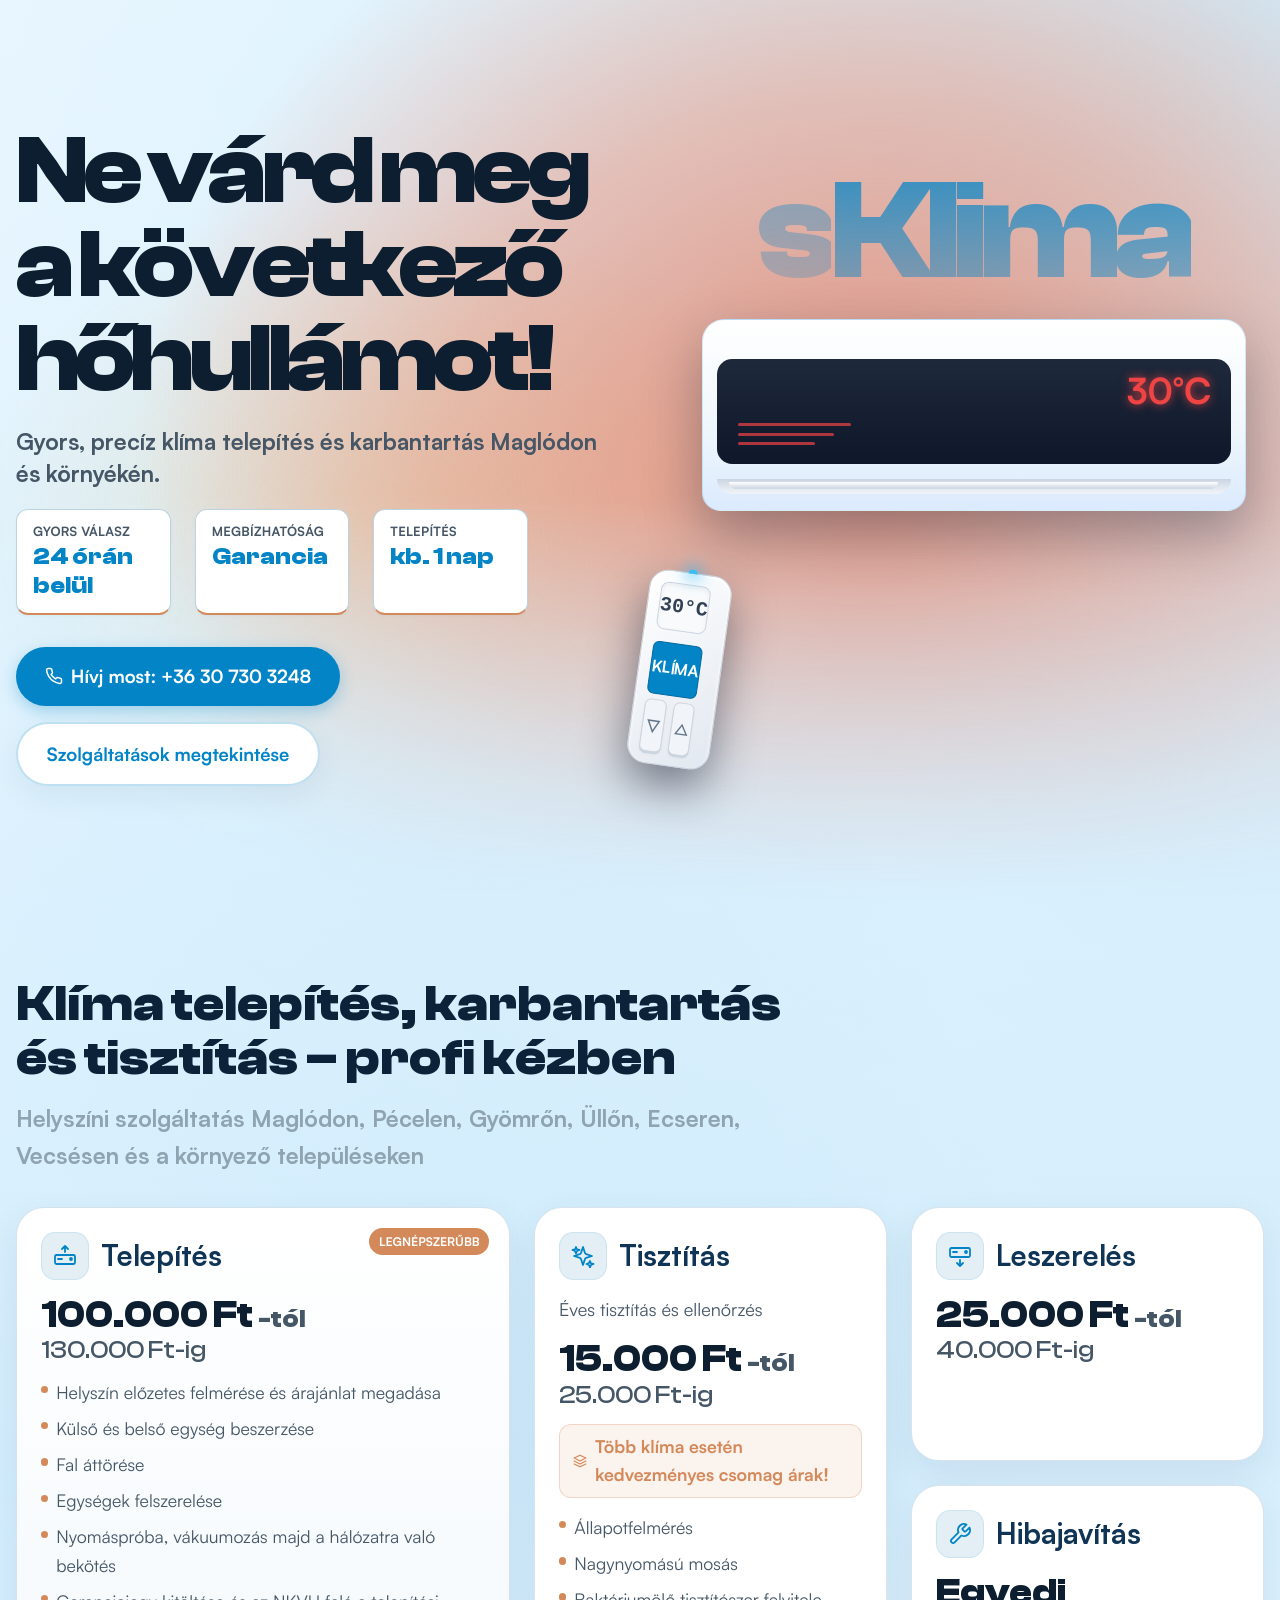
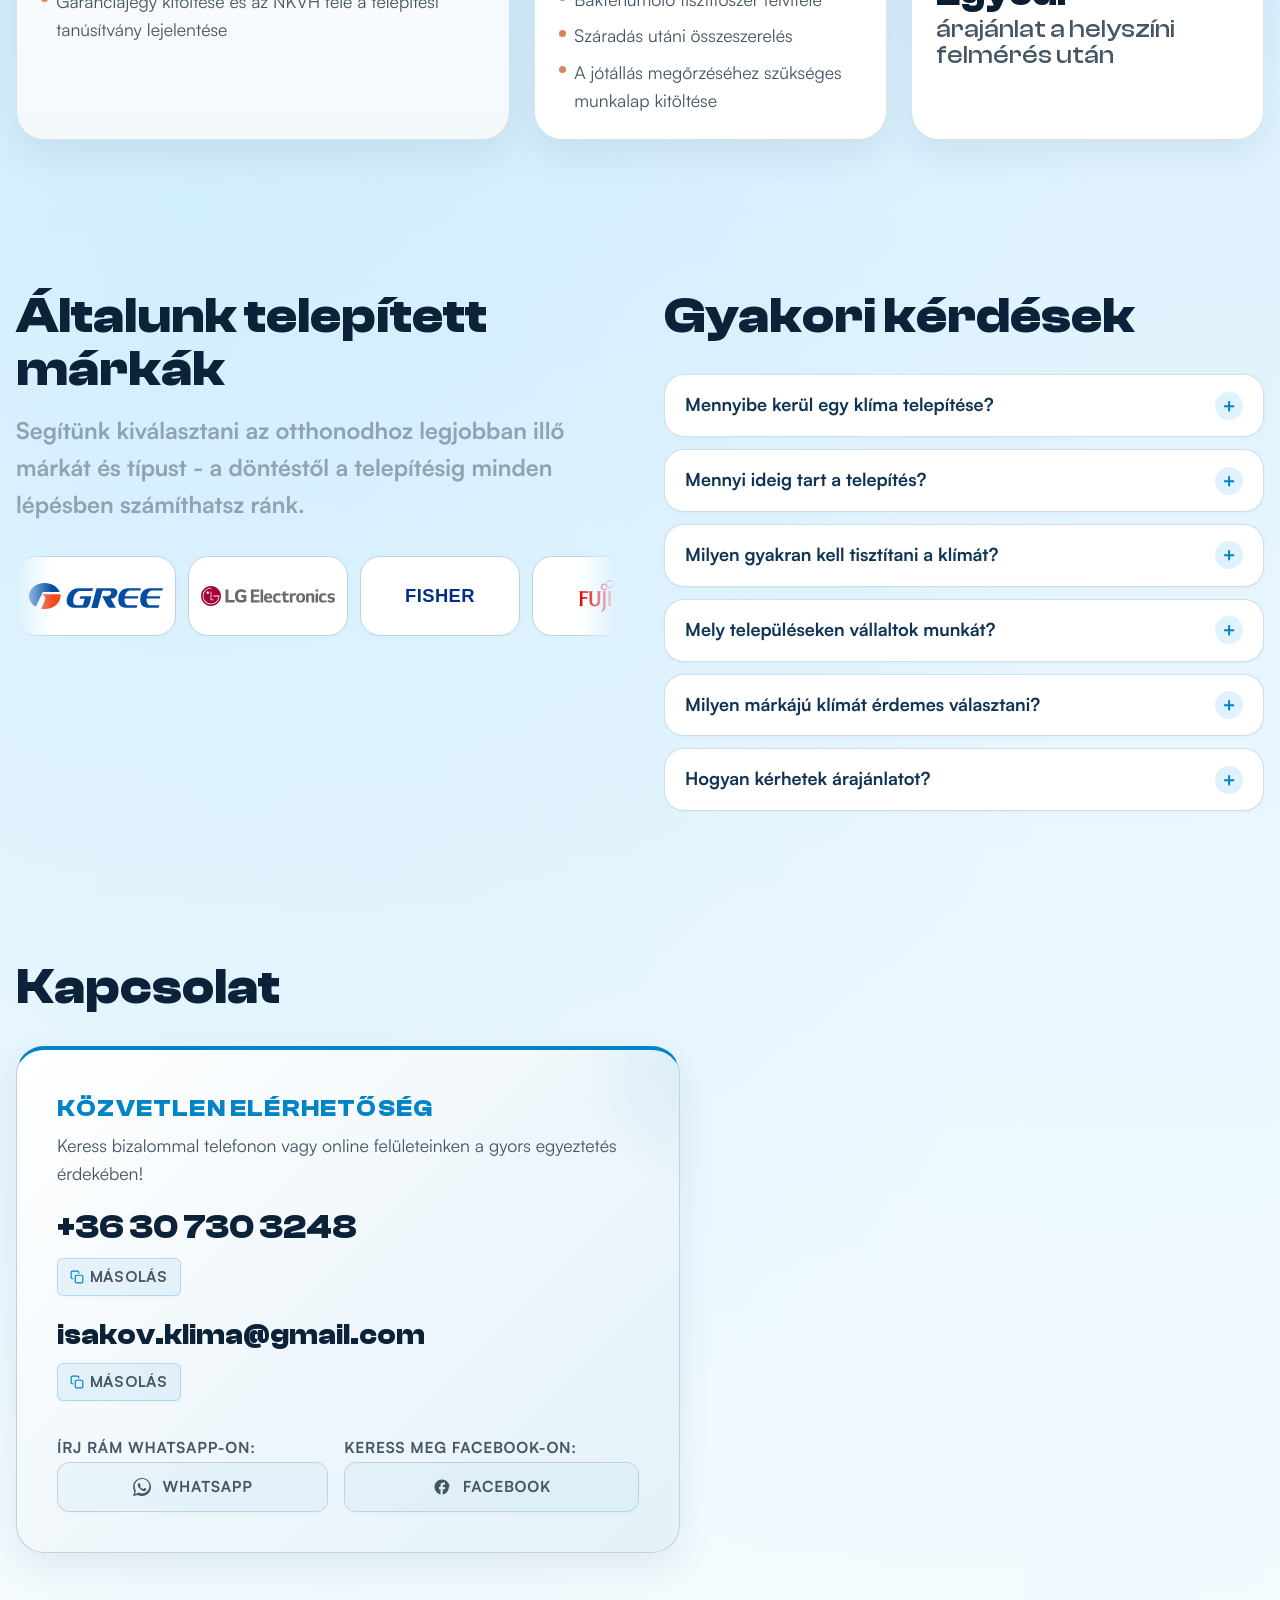
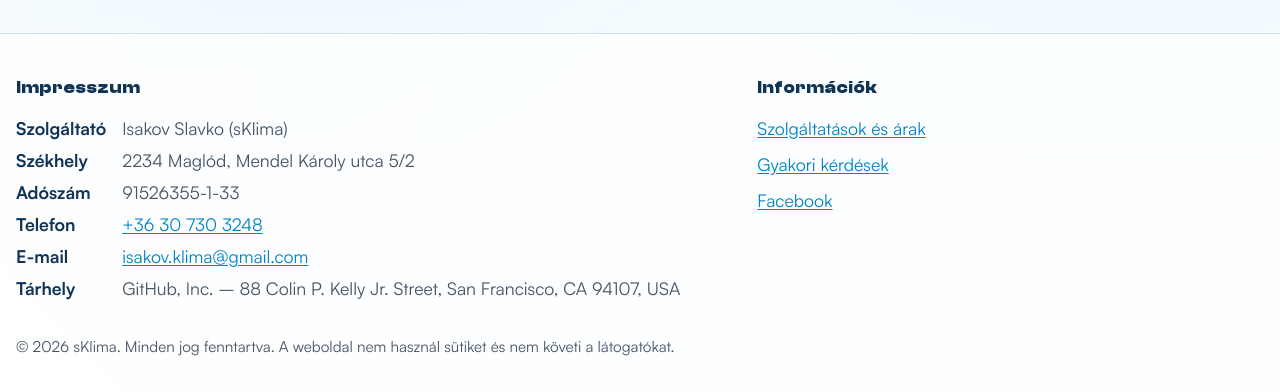
<file: index.html>
<!DOCTYPE html>
<html lang="hu">
<head>
  <meta charset="UTF-8" />
  <meta name="viewport" content="width=device-width, initial-scale=1.0" />
  <title>Klíma telepítés és karbantartás Maglód | sKlima</title>
  <meta name="description" content="Gyors, precíz klíma telepítés és karbantartás garanciával Maglódon és a környező településeken. 24 órán belüli válasz, 1 napos telepítés." />
  <link rel="canonical" href="https://sklima.hu/" />

  <!-- Open Graph -->
  <meta property="og:type" content="website" />
  <meta property="og:url" content="https://sklima.hu/" />
  <meta property="og:title" content="Klíma telepítés és karbantartás Maglód | sKlima" />
  <meta property="og:description" content="Gyors, precíz klíma telepítés és karbantartás garanciával Maglódon és a környező településeken. 24 órán belüli válasz, 1 napos telepítés." />
  <meta property="og:image" content="https://sklima.hu/assets/og-image.jpg" />
  <meta property="og:image:width" content="1200" />
  <meta property="og:image:height" content="630" />
  <meta property="og:image:alt" content="sKlima – klíma telepítés és karbantartás Maglódon, +36 30 730 3248" />
  <meta property="og:locale" content="hu_HU" />
  <meta property="og:site_name" content="sKlima" />

  <!-- Twitter Card -->
  <meta name="twitter:card" content="summary_large_image" />
  <meta name="twitter:title" content="Klíma telepítés és karbantartás Maglód | sKlima" />
  <meta name="twitter:description" content="Gyors, precíz klíma telepítés és karbantartás garanciával Maglódon és a környező településeken. 24 órán belüli válasz." />
  <meta name="twitter:image" content="https://sklima.hu/assets/og-image.jpg" />

  <!-- Geographic -->
  <meta name="geo.region" content="HU-PE" />
  <meta name="geo.placename" content="Maglód, Pest megye, Magyarország" />
  <meta name="geo.position" content="47.4536;19.3294" />
  <meta name="ICBM" content="47.4536, 19.3294" />
  <link rel="icon" type="image/svg+xml" href="assets/icons/favicon.svg" />
  <link rel="icon" type="image/png" sizes="32x32" href="assets/icons/favicon-32.png" />
  <link rel="shortcut icon" href="favicon.ico" />
  <link rel="apple-touch-icon" sizes="180x180" href="assets/icons/apple-touch-icon.png" />
  <link rel="preload" as="font" type="font/woff2" href="assets/fonts/satoshi-400.woff2" crossorigin />
  <link rel="preload" as="font" type="font/woff2" href="assets/fonts/clash-display-700.woff2" crossorigin />
  <link rel="stylesheet" href="assets/css/base.css" />
  <script type="application/ld+json">
  {
    "@context": "https://schema.org",
    "@type": "LocalBusiness",
    "name": "sKlima",
    "url": "https://sklima.hu/",
    "telephone": "+36307303248",
    "email": "isakov.klima@gmail.com",
    "description": "Gyors, precíz klíma telepítés és karbantartás garanciával Maglódon és a környező településeken. 24 órán belüli válasz, 1 napos telepítés.",
    "image": "https://sklima.hu/assets/og-image.jpg",
    "logo": "https://sklima.hu/assets/logo/sklima.png",
    "priceRange": "15 000 – 130 000 Ft",
    "address": {
      "@type": "PostalAddress",
      "streetAddress": "Mendel Károly utca 5/2",
      "postalCode": "2234",
      "addressLocality": "Maglód",
      "addressRegion": "Pest",
      "addressCountry": "HU"
    },
    "geo": {
      "@type": "GeoCoordinates",
      "latitude": 47.4536,
      "longitude": 19.3294
    },
    "areaServed": [
      {"@type": "City", "name": "Maglód"},
      {"@type": "City", "name": "Pécel"},
      {"@type": "City", "name": "Gyömrő"},
      {"@type": "City", "name": "Üllő"},
      {"@type": "City", "name": "Ecser"},
      {"@type": "City", "name": "Vecsés"},
      {"@type": "City", "name": "Monor"}
    ],
    "hasOfferCatalog": {
      "@type": "OfferCatalog",
      "name": "Klíma szolgáltatások",
      "itemListElement": [
        {
          "@type": "Offer",
          "itemOffered": { "@type": "Service", "name": "Klíma telepítés" },
          "priceSpecification": { "@type": "PriceSpecification", "minPrice": "100000", "maxPrice": "130000", "priceCurrency": "HUF" }
        },
        {
          "@type": "Offer",
          "itemOffered": { "@type": "Service", "name": "Klíma tisztítás és karbantartás" },
          "priceSpecification": { "@type": "PriceSpecification", "minPrice": "15000", "maxPrice": "25000", "priceCurrency": "HUF" }
        },
        {
          "@type": "Offer",
          "itemOffered": { "@type": "Service", "name": "Klíma leszerelés" },
          "priceSpecification": { "@type": "PriceSpecification", "minPrice": "25000", "maxPrice": "40000", "priceCurrency": "HUF" }
        },
        {
          "@type": "Offer",
          "itemOffered": { "@type": "Service", "name": "Klíma hibajavítás" }
        }
      ]
    },
    "contactPoint": {
      "@type": "ContactPoint",
      "telephone": "+36307303248",
      "contactType": "customer service",
      "availableLanguage": "Hungarian"
    },
    "sameAs": [
      "https://www.facebook.com/profile.php?id=61591953653680",
      "https://wa.me/36307303248"
    ]
  }
  </script>
  <style>
    html { scroll-padding-top: 6rem; }
    body {
      min-height: 100vh;
      background:
        radial-gradient(circle at top right, rgba(14, 165, 233, 0.14), transparent 45%),
        radial-gradient(ellipse at 14% 52%, rgba(56, 189, 248, 0.10) 0%, rgba(14, 165, 233, 0.04) 36%, transparent 60%),
        radial-gradient(circle at 86% 70%, rgba(125, 211, 252, 0.09) 0%, rgba(56, 189, 248, 0.03) 40%, transparent 58%),
        linear-gradient(180deg, #f0f9ff 0%, #e0f2fe 40%, #f5faff 70%, #ffffff 100%);
    }

    .hero { position: relative; overflow-x: clip; }
    .hero::before,
    .hero::after {
      content: ""; position: absolute; inset: 0;
      pointer-events: none; z-index: 0;
      transition: opacity 3.5s cubic-bezier(0.4, 0, 0.2, 1);
      mask-image: linear-gradient(to bottom, black 55%, transparent 100%);
      -webkit-mask-image: linear-gradient(to bottom, black 55%, transparent 100%);
    }
    .hero::before {
      background:
        radial-gradient(ellipse 80% 100% at 68% 52%, rgba(234, 70, 24, 0.57) 0%, rgba(242, 91, 45, 0.322) 42%, transparent 72%),
        radial-gradient(ellipse 50% 60% at 30% 60%, rgba(245, 158, 11, 0.18) 0%, transparent 65%);
      opacity: 1;
    }
    .hero::after {
      background:
        radial-gradient(ellipse 80% 100% at 68% 52%, rgba(14, 165, 233, 0.42) 0%, rgba(56, 189, 248, 0.20) 42%, transparent 72%),
        radial-gradient(ellipse 50% 60% at 30% 60%, rgba(125, 211, 252, 0.14) 0%, transparent 65%);
      opacity: 0;
    }
    body.ac-cooling .hero::before { opacity: 0; }
    body.ac-cooling .hero::after { opacity: 1; }
    .section, .hero { display: flex; align-items: center; padding-block: clamp(var(--space-12), 6vw, 5rem); scroll-margin-top: 5rem; }
    .hero { min-height: 100vh; min-height: 100svh; }
    #register { padding-bottom: var(--space-8); }

    .section-head { display: grid; gap: var(--space-4); margin-bottom: var(--space-8); max-width: 48rem; }
    .section-head h2 { font-family: var(--font-display); font-size: var(--text-2xl); line-height: 1.05; color: #0b2238; }
    .section-head h3 { color: #8fa3b1; font-size: clamp(1.15rem, 1rem + 0.7vw, 1.45rem); font-weight: 600; }
    .section-head p { color: #8fa3b1; font-size: clamp(1.15rem, 1rem + 0.7vw, 1.45rem); font-weight: 600; }

    .site-header {
      position: fixed; top: 0; left: 0; right: 0; z-index: 100; opacity: 0; visibility: hidden; transform: translateY(-110%);
      transition: opacity 350ms ease, visibility 350ms ease, transform 400ms cubic-bezier(0.16, 1, 0.3, 1); backdrop-filter: blur(20px); background: color-mix(in srgb, var(--color-bg) 85%, transparent);
      border-bottom: 1px solid color-mix(in srgb, var(--color-text) 8%, transparent); box-shadow: var(--shadow-sm);
    }
    .site-header.is-visible { opacity: 1; visibility: visible; transform: translateY(0); pointer-events: auto; }
    .header-inner { display: flex; align-items: center; justify-content: space-between; gap: var(--space-4); min-height: 5.2rem; }
    .brand { display: inline-flex; align-items: center; gap: var(--space-3); font-size: clamp(1.7rem, 1.3rem + 1.4vw, 2.4rem); font-weight: 700; color: #0f3456; overflow: hidden; }
    .nav-phone {
      margin-left: 10px;
      font-family: var(--font-display);
      font-size: clamp(1.2rem, 1rem + 1vw, 1.6rem);
      font-weight: 700;
      color: var(--color-text);
      text-decoration: none;
      letter-spacing: -0.03em;
      white-space: nowrap;
      transition: color 180ms ease;
    }
    .nav-phone:hover { color: var(--color-primary); }
    

    .nav-brand-text {
      display: inline-block;
      font-family: var(--font-display); font-weight: 700; letter-spacing: -0.05em;
    }
    .brand-phone-group { display: flex; align-items: center; gap: var(--space-3); }


    .btn {
      min-height: 50px; display: inline-flex; align-items: center; justify-content: center; gap: var(--space-2); border-radius: var(--radius-full);
      transition: all 180ms cubic-bezier(0.16, 1, 0.3, 1);
      box-shadow: var(--shadow-md);
    }
    .btn:hover { transform: translateY(-2px); }
    .btn { padding: 0.95rem 1.8rem; font-size: calc(var(--text-sm) + 0.05rem); font-weight: 700; }
    .btn-primary { background: var(--color-primary); color: var(--color-text-inverse); box-shadow: 0 5px 16px rgba(2, 132, 199, 0.3); }
    .btn-primary:hover { background: var(--color-primary-hover); box-shadow: 0 7px 22px rgba(2, 132, 199, 0.4); }
    .btn-primary:disabled { background: #cbd5e1; color: #94a3b8; box-shadow: none; cursor: not-allowed; transform: none; }
    .btn-secondary { background: var(--color-surface); color: var(--color-primary); border: 2px solid color-mix(in srgb, var(--color-primary) 25%, transparent); }
    .btn-secondary:hover { background: var(--color-primary-highlight); }

    .hero-grid { display: grid; gap: var(--space-8); align-items: end; width: 100%; position: relative; }
    .hero-copy { display: grid; gap: var(--space-5); max-width: 40rem; z-index: 10; align-self: center; }
    .hero-visual { display: grid; gap: var(--space-5); position: relative; padding-top: 5rem; padding-bottom: clamp(2rem, 4vw, 4rem); }
    .hero-copy h1 { font-family: var(--font-display); font-size: var(--text-hero); line-height: 0.96; letter-spacing: -0.05em; color: #0c1e2f; }
    .hero-copy h2 { color: var(--color-text-muted); font-size: clamp(1.05rem, 0.95rem + 0.6vw, 1.9rem); font-weight: 700; line-height: 1.4; }
    .hero-actions, .card-actions { display: flex; flex-wrap: wrap; gap: var(--space-4); }

    .giant-hero-text {
      position: absolute; left: 50%; transform: translateX(-50%) translateY(50%) scale(1); font-family: var(--font-display); font-size: clamp(5.5rem, 12vw, 10.5rem);
      font-weight: 700; line-height: 1; letter-spacing: -0.05em; pointer-events: none; white-space: nowrap; z-index: 1;
      transition: opacity 400ms cubic-bezier(0.16, 1, 0.3, 1), transform 500ms cubic-bezier(0.16, 1, 0.3, 1);
    }
    .giant-hero-text.fade-out { opacity: 0; transform: translateX(-50%) translateY(-40px) scale(0.95); }
    .giant-hero-text .brand-s {
      background: linear-gradient(180deg, rgba(2, 132, 199, 0.45) 0%, rgba(2, 132, 199, 0.18) 100%);
      -webkit-background-clip: text; background-clip: text; -webkit-text-fill-color: transparent;
    }
    .giant-hero-text .brand-klima {
      background: linear-gradient(180deg, rgba(2, 132, 199, 0.82) 0%, rgba(2, 132, 199, 0.35) 100%);
      -webkit-background-clip: text; background-clip: text; -webkit-text-fill-color: transparent;
    }

    .nav-brand-text .brand-s {
      background: linear-gradient(180deg, rgba(2, 132, 199, 0.28) 0%, rgba(2, 132, 199, 0.12) 100%);
      -webkit-background-clip: text; background-clip: text; -webkit-text-fill-color: transparent;
      font-weight: 700;
    }
    .nav-brand-text .brand-klima {
      background: linear-gradient(180deg, rgba(2, 132, 199, 0.60) 0%, rgba(2, 132, 199, 0.22) 100%);
      -webkit-background-clip: text; background-clip: text; -webkit-text-fill-color: transparent;
      font-weight: 700; letter-spacing: -0.025em;
    }


    .ac-stage { position: relative; width: min(100%, 36rem); margin-inline: auto; padding-bottom: 16rem; z-index: 5; }
    .ac-shadow { position: absolute; left: 50%; top: 2rem; width: 20rem; height: 1.8rem; transform: translateX(-50%); border-radius: 50%; background: radial-gradient(circle, rgba(2, 132, 199, 0.15), transparent 72%); filter: blur(10px); }
    .ac-unit {
      position: relative; width: min(100%, 34rem); margin: 20px auto 0; padding: 0.85rem 0.9rem 1rem; border-radius: 1.4rem 1.4rem 1.15rem 1.15rem;
      background: linear-gradient(180deg, #ffffff 0%, #f0f7fc 55%, #dbeafe 100%); border: 1px solid rgba(2, 132, 199, 0.15); box-shadow: 0 24px 55px rgba(16, 42, 67, 0.35);
      cursor: pointer;
    }
    .ac-unit:hover { box-shadow: 0 28px 65px rgba(16, 42, 67, 0.42); }
    .ac-unit.ac-pulse { animation: ac-click-pulse 0.35s ease-out; }
    
    .ac-screen { margin-top: 1.6rem; min-height: 6.6rem; border-radius: 0.95rem; background: linear-gradient(180deg, #1e293b, #0f172a); position: relative; overflow: hidden; }
    .ac-screen::before { 
      content: attr(data-temp)"°C"; position: absolute; top: 0.2rem; right: 1.2rem; color: #ef4444; font-size: 2.25rem; font-weight: 700; 
      text-shadow: 0 0 10px rgba(239, 68, 68, 0.85); transition: color 0.4s ease, text-shadow 0.4s ease;
    }
    .ac-screen.cooling::before { color: #38bdf8; text-shadow: 0 0 10px rgba(56, 189, 248, 0.85); }

    .screen-lines { position: absolute; left: 1.3rem; bottom: 1.2rem; display: grid; gap: 0.42rem; width: 22%; }
    .screen-lines span { display: block; height: 0.18rem; border-radius: var(--radius-full); background: #ef4444; opacity: 0.7; transition: background 0.4s ease; }
    .ac-screen.cooling .screen-lines span { background: #38bdf8; }
    .screen-lines span:nth-child(2) { width: 85%; }
    .screen-lines span:nth-child(3) { width: 68%; }
    
    .ac-vent { margin-top: 0.9rem; height: 0.95rem; border-radius: 0 0 1rem 1rem; background: linear-gradient(180deg, #cbd5e1, #f1f5f9); position: relative; overflow: visible; }
    .ac-flap { 
      position: absolute; left: 0.75rem; right: 0.75rem; top: 0.22rem; height: 0.42rem; border-radius: 0 0 999px 999px; 
      background: linear-gradient(180deg, #ffffff, #cbd5e1); transform-origin: center top; transform: rotateX(12deg); animation: flap-move 3.5s ease-in-out infinite;
    }

    .airflow { position: absolute; top: calc(100% - 16.2rem); left: 50%; transform: translateX(-50%); width: 130%; height: 22rem; overflow: visible; pointer-events: none; }
    .air-glow {
      position: absolute; top: -0.5rem; left: 50%; transform: translateX(-50%); width: 110%; height: 6rem; border-radius: 50%;
      background: radial-gradient(ellipse at center top, rgba(56, 189, 248, 0.42) 0%, rgba(14, 165, 233, 0.14) 50%, transparent 72%);
      filter: blur(14px); opacity: 0; transition: opacity 1.2s cubic-bezier(0.16, 1, 0.3, 1);
    }
    .airflow.active-flow .air-glow { opacity: 1; animation: glow-pulse 3.5s ease-in-out infinite; }
    .airflow-svg { position: absolute; top: 0; left: 0; width: 100%; height: 100%; overflow: visible; }

    .air-particle { opacity: 0; }
    .airflow.active-flow .air-particle {
      animation-name: p-drift;
      animation-timing-function: cubic-bezier(0.25, 0.46, 0.45, 0.94);
      animation-iteration-count: infinite;
    }
    @keyframes p-drift {
      0%   { opacity: 0;    transform: translateY(0px)   translateX(0)                           scale(0.75); }
      7%   { opacity: 1; }
      28%  {               transform: translateY(88px)  translateX(calc(var(--sway) *  0.28))   scale(1.0); }
      52%  { opacity: 0.88; transform: translateY(192px) translateX(calc(var(--sway) * -0.12))   scale(1.12); }
      78%  { opacity: 0.45; transform: translateY(300px) translateX(calc(var(--sway) *  0.68))   scale(1.22); }
      100% { opacity: 0;   transform: translateY(390px) translateX(var(--sway))                 scale(1.32); }
    }
    .ap-crisp { fill: rgba(2, 132, 199, 0.92); }
    .ap-soft  { fill: rgba(14, 165, 233, 0.72); filter: url(#p-blur); }
    .ap-tiny  { fill: rgba(3, 105, 161, 0.88); }
    .ap-large { fill: rgba(56, 189, 248, 0.48); filter: url(#p-blur-lg); }
    .airflow.active-flow .ap1  { animation-duration: 3.2s; animation-delay: 0.00s; --sway: -32px; }
    .airflow.active-flow .ap2  { animation-duration: 4.4s; animation-delay: 1.80s; --sway: -22px; }
    .airflow.active-flow .ap3  { animation-duration: 3.5s; animation-delay: 0.65s; --sway: -15px; }
    .airflow.active-flow .ap4  { animation-duration: 5.0s; animation-delay: 0.30s; --sway:  -7px; }
    .airflow.active-flow .ap5  { animation-duration: 3.8s; animation-delay: 2.25s; --sway:  -3px; }
    .airflow.active-flow .ap6  { animation-duration: 4.5s; animation-delay: 1.10s; --sway:   0px; }
    .airflow.active-flow .ap7  { animation-duration: 3.3s; animation-delay: 0.45s; --sway:   4px; }
    .airflow.active-flow .ap8  { animation-duration: 5.5s; animation-delay: 2.90s; --sway:   2px; }
    .airflow.active-flow .ap9  { animation-duration: 3.6s; animation-delay: 1.50s; --sway:  11px; }
    .airflow.active-flow .ap10 { animation-duration: 4.8s; animation-delay: 0.15s; --sway:  18px; }
    .airflow.active-flow .ap11 { animation-duration: 3.1s; animation-delay: 2.55s; --sway:  24px; }
    .airflow.active-flow .ap12 { animation-duration: 3.9s; animation-delay: 0.90s; --sway:  30px; }
    .airflow.active-flow .ap13 { animation-duration: 4.2s; animation-delay: 1.65s; --sway: -26px; }
    .airflow.active-flow .ap14 { animation-duration: 3.4s; animation-delay: 3.10s; --sway:  34px; }
    .airflow.active-flow .ap15 { animation-duration: 3.7s; animation-delay: 2.10s; --sway:  14px; }
    .airflow.active-flow .ap16 { animation-duration: 4.6s; animation-delay: 0.75s; --sway: -10px; }

    @keyframes flap-move { 0%, 100% { transform: rotateX(8deg); } 50% { transform: rotateX(24deg); } }
    @keyframes ac-click-pulse { 0% { transform: scale(1); } 45% { transform: scale(1.025); } 100% { transform: scale(1); } }
    @keyframes glow-pulse { 0%, 100% { opacity: 0.75; transform: translateX(-50%) scale(0.97); } 50% { opacity: 1; transform: translateX(-50%) scale(1.05); } }

    .remote-control {
      position: absolute; bottom: 0rem; left: -3rem; width: 5.2rem; height: 12.2rem; background: linear-gradient(135deg, #ffffff 0%, #e2e8f0 100%);
      border: 1px solid #cbd5e1; border-radius: 1.2rem; box-shadow: 0 20px 45px rgba(15, 23, 42, 0.5), inset 0 2px 4px #ffffff;
      padding: 0.7rem; display: flex; flex-direction: column; gap: 0.6rem; z-index: 30; transform: rotate(8deg); cursor: pointer; user-select: none;
      transition: transform 0.4s cubic-bezier(0.16, 1, 0.3, 1), box-shadow 0.4s ease;
    }
    .remote-control:hover { transform: rotate(3deg) translateY(-5px) scale(1.04); box-shadow: 0 25px 55px rgba(15, 23, 42, 0.3), inset 0 2px 4px #ffffff; }
    .remote-control:active { transform: rotate(3deg) translateY(-2px) scale(1.01); }
    .remote-control::before { content: ""; position: absolute; top: -4px; left: 50%; transform: translateX(-50%); width: 0.6rem; height: 4px; background: #94a3b8; border-radius: 999px 999px 0 0; transition: background 0.2s ease, box-shadow 0.2s ease; }
    .remote-control.sending::before { background: #38bdf8; box-shadow: 0 0 15px 3px #38bdf8; }
    .remote-screen { height: 3rem; background: #f8fafc; border-radius: 0.5rem; border: 1px solid #cbd5e1; box-shadow: inset 0 2px 5px rgba(0,0,0,0.06); display: flex; align-items: center; justify-content: center; font-family: monospace; font-size: 1.25rem; font-weight: 700; color: #334155; transition: background 0.3s ease, color 0.3s ease; }
    .remote-control.cooling-mode .remote-screen { background: #bae6fd; color: #0369a1; }
    .remote-buttons { display: grid; grid-template-columns: repeat(2, 1fr); gap: 0.45rem; flex-grow: 1; }
    .remote-btn { background: #f1f5f9; border: 1px solid #d1d5db; border-radius: 0.4rem; box-shadow: 0 2px 0 #cbd5e1, 0 2px 4px rgba(0,0,0,0.04); font-size: 1rem; font-weight: 700; color: #64748b; display: flex; align-items: center; justify-content: center; pointer-events: none; }
    .remote-btn.power { grid-column: span 2; background: #0284c7; color: white; border-color: #0369a1; box-shadow: 0 2px 0 #0f172a; }
    .remote-control.sending .remote-btn.power { transform: translateY(2px); box-shadow: none; }

    .hero-stats { display: grid; grid-template-columns: repeat(3, minmax(0, 1fr)); gap: var(--space-6); z-index: 10; max-width: 32rem; }
    .hero-stat { background: var(--color-surface); border-radius: var(--radius-md); padding: var(--space-3) var(--space-4); border: 1px solid var(--color-border); box-shadow: var(--shadow-sm); border-bottom: 2px solid var(--color-accent); }
    .hero-stat strong { display: block; font-size: var(--text-lg); font-family: var(--font-display); color: var(--color-primary); line-height: 1.2; }
    .hero-stat span { color: var(--color-text-muted); font-size: 0.8rem; text-transform: uppercase; font-weight: 700; letter-spacing: 0.02em; display: block; hyphens: auto; overflow-wrap: break-word; }

    .services-grid { display: grid; gap: var(--space-6); width: 100%; grid-template-columns: 1fr; }
    
    .service-card, .direct-contact-card {
      box-shadow: var(--shadow-elevated) !important;
    }
    
    .service-card {
      background: var(--color-surface); border: 1px solid color-mix(in srgb, var(--color-border) 60%, transparent);
      border-radius: var(--radius-xl); padding: var(--space-6); display: flex; flex-direction: column; gap: var(--space-4); position: relative;
      transition: transform 240ms cubic-bezier(0.16, 1, 0.3, 1), box-shadow 240ms cubic-bezier(0.16, 1, 0.3, 1);
    }
    .service-card:hover { transform: translateY(-6px); box-shadow: var(--shadow-elevated-hover) !important; }
    .service-top { display: flex; gap: var(--space-3); align-items: center; }
    .service-icon { width: 3rem; height: 3rem; flex-shrink: 0; border-radius: 0.9rem; display: grid; place-items: center; background: var(--color-surface-2); color: var(--color-primary); border: 1px solid rgba(2, 132, 199, 0.1); }
    .service-card h3 { font-size: clamp(1.3rem, 1.1rem + 0.9vw, 1.8rem); line-height: 1.1; color: #0f3456; }
    .service-card p { color: var(--color-text-muted); }
    .service-card .card-actions { margin-top: auto; padding-top: var(--space-4); }
    .service-list { display: grid; gap: var(--space-2); color: var(--color-text-muted); font-size: var(--text-sm); list-style: none; }
    .service-list li { display: flex; align-items: flex-start; gap: var(--space-2); }
    .service-list li::before { content: ""; width: 0.45rem; height: 0.45rem; border-radius: 50%; background: var(--color-accent); flex: none; margin-top: .45rem; }
    
    .discount-badge {
      display: flex; align-items: center; gap: var(--space-2);
      padding: 0.5rem 0.8rem; border-radius: var(--radius-md);
      background: color-mix(in srgb, var(--color-accent) 10%, transparent);
      border: 1px solid color-mix(in srgb, var(--color-accent) 28%, transparent);
      color: var(--color-accent); font-size: var(--text-sm); font-weight: 600;
    }
    .discount-badge svg { flex-shrink: 0; }

    
    .service-price { display: grid; gap: var(--space-1); }
    .service-price strong { font-size: clamp(2rem, 1.4rem + 1.2vw, 2.5rem); line-height: 1; font-family: var(--font-display); color: #0c1e2f; }
    .service-price span, .service-note, .service-subnote { font-size: clamp(1.5rem, 1.4rem + 1.2vw, 1.6rem); line-height: 1; font-family: var(--font-display); color: var(--color-text-muted); }
    .service-note { padding-top: var(--space-4); border-top: 1px solid var(--color-divider); font-size: var(--text-sm); }
    .service-subnote { font-size: var(--text-sm); }
    
    .service-featured { background: linear-gradient(180deg, var(--color-surface) 0%, #f4f9fc 100%); border: 1px solid color-mix(in srgb, var(--color-border) 60%, transparent); }
    .service-featured::after { content: "Legnépszerűbb"; position: absolute; top: 1.25rem; right: 1.25rem; background: var(--color-accent); color: white; font-size: 0.75rem; font-weight: 700; padding: 0.25rem 0.6rem; border-radius: var(--radius-full); text-transform: uppercase; }
    
    .services-stacked-column { display: flex; flex-direction: column; gap: var(--space-6); }
    .services-stacked-column .service-card { flex: 1; }

    .contact-grid {
      display: grid;
      gap: var(--space-8);
      grid-template-columns: 1fr;
      margin-top: var(--space-6);
      align-items: start;
    }

    .direct-contact-card {
      background: linear-gradient(135deg, var(--color-surface) 0%, #eef6fb 55%, #e4f2f8 100%);
      color: var(--color-text);
      border-radius: var(--radius-xl);
      padding: clamp(var(--space-6), 5vw, var(--space-10));
      position: relative;
      overflow: hidden;
      border: 1px solid var(--color-border);
      border-top: 4px solid var(--color-primary);
    }
    .direct-contact-card::before {
      content: ""; position: absolute; top: -20%; right: -20%; width: 15rem; height: 15rem; border-radius: 50%;
      background: radial-gradient(circle, rgba(2, 132, 199, 0.08) 0%, transparent 70%); pointer-events: none;
    }
    .direct-head h3 { font-family: var(--font-display); font-size: var(--text-lg); color: var(--color-primary); text-transform: uppercase; letter-spacing: 0.05em; }
    .direct-head p { color: var(--color-text-muted); font-size: var(--text-sm); margin-top: var(--space-1); }

    .info-block { display: grid; gap: var(--space-6); margin-top: var(--space-5); }
    .info-item { display: grid; gap: var(--space-1); }
    .info-item span { font-size: var(--text-xs); text-transform: uppercase; color: var(--color-text-muted); font-weight: 700; letter-spacing: 0.05em; }

    .contact-row { display: flex; flex-direction: column; align-items: flex-start; gap: var(--space-2); width: 100%; }
    .info-item .clickable-text {
      display: inline;
      font-family: var(--font-display);
      font-size: clamp(1.35rem, 1.2rem + 1.2vw, 2.2rem);
      font-weight: 700;
      line-height: 1.1;
      color: #0b2238;
      text-decoration: none;
      text-transform: none;
      letter-spacing: normal;
      transition: color 150ms ease;
      word-break: break-all;
      cursor: pointer;
    }
    .info-item .clickable-text:visited,
    .info-item .clickable-text:active { color: #0b2238; text-decoration: none; }
    .info-item .clickable-text:hover { color: var(--color-primary); text-decoration: none; }
    .info-item--email .clickable-text { font-size: clamp(1.1rem, 0.9rem + 1.1vw, 1.9rem); white-space: nowrap; word-break: normal; }

    .contact-row .copy-btn {
      align-self: flex-start;
      margin-top: var(--space-1);
      display: inline-flex; align-items: center; gap: 0.35rem; padding: 0.35rem 0.75rem; font-size: 0.75rem; font-weight: 700;
      color: var(--color-primary); background: rgba(2, 132, 199, 0.07); border: 1px solid rgba(2, 132, 199, 0.22); border-radius: var(--radius-sm);
      text-transform: uppercase; letter-spacing: 0.02em; transition: all 150ms ease;
      box-shadow: var(--shadow-sm);
    }
    .copy-btn:hover { background: rgba(2, 132, 199, 0.13); border-color: rgba(2, 132, 199, 0.38); color: var(--color-primary-hover); transform: translateY(-1px); }
    .copy-btn:active { transform: translateY(0); }
    .copy-btn.copied { background: var(--color-success) !important; border-color: transparent !important; color: #fff !important; }

    .social-links-grid { display: flex; gap: var(--space-4); margin-top: var(--space-2); width: 100%; }
    .social-link-btn {
      display: inline-flex; align-items: center; gap: var(--space-3); padding: 0.75rem var(--space-5);
      background: rgba(2, 132, 199, 0.04); border: 1px solid var(--color-border); border-radius: var(--radius-md);
      color: var(--color-text-muted); font-weight: 500; font-size: var(--text-sm); transition: all 200ms ease; width: 100%; justify-content: center;
      box-shadow: var(--shadow-sm);
    }
    .social-link-btn svg { fill: currentColor; flex-shrink: 0; transition: transform 200ms ease; }
    .social-link-btn:hover { background: rgba(2, 132, 199, 0.08); border-color: var(--color-primary); color: var(--color-text); transform: translateY(-2px); }
    .social-link-btn.fb-hover:hover { border-color: #1877f2; color: #1877f2; background: rgba(24, 119, 242, 0.06); }
    .social-link-btn.wa-hover:hover { border-color: #25d366; color: #25d366; background: rgba(37, 211, 102, 0.06); }
    .social-link-btn:hover svg { transform: scale(1.1); }

    .location-badge {
      display: inline-flex; align-items: center; gap: var(--space-2); padding: var(--space-3) var(--space-4);
      background: rgba(2, 132, 199, 0.05); border: 1px solid var(--color-border); border-radius: var(--radius-md);
      color: var(--color-text-muted); font-size: var(--text-sm); margin-top: var(--space-2);
    }
    .location-badge svg { color: var(--color-accent); flex-shrink: 0; }

    .brands-refs-section { padding-block: clamp(3rem, 6vw, 4.5rem); }

    .brands-carousel {
      overflow: hidden;
      margin-top: var(--space-5);
      mask-image: linear-gradient(to right, transparent, black 6%, black 94%, transparent);
      -webkit-mask-image: linear-gradient(to right, transparent, black 6%, black 94%, transparent);
    }
    .brands-track {
      display: flex;
      gap: var(--space-3);
      width: max-content;
      animation: brand-scroll 30s linear infinite;
    }
    @keyframes brand-scroll {
      from { transform: translateX(0); }
      to   { transform: translateX(-50%); }
    }
    .brand-tile {
      flex-shrink: 0;
      width: 10rem;
      aspect-ratio: 2 / 1;
      background: var(--color-surface);
      border: 1px solid var(--color-border);
      border-radius: var(--radius-lg);
      padding: var(--space-4) var(--space-3);
      display: flex;
      align-items: center;
      justify-content: center;
      box-shadow: var(--shadow-sm);
      transition: transform 200ms cubic-bezier(0.16, 1, 0.3, 1), box-shadow 200ms cubic-bezier(0.16, 1, 0.3, 1);
    }
    .brand-tile:hover { transform: translateY(-3px); box-shadow: var(--shadow-md); }
    .brand-logo { height: 2rem; width: auto; max-width: 100%; display: block; }

    /* Reduced motion: no scrolling ticker — show each brand once, wrapped. */
    @media (prefers-reduced-motion: reduce) {
      .brands-carousel { mask-image: none; -webkit-mask-image: none; }
      .brands-track { width: auto; flex-wrap: wrap; justify-content: center; animation: none !important; }
      .brand-tile[aria-hidden="true"] { display: none; }
    }

    .faq-list { display: grid; gap: var(--space-3); max-width: 52rem; }
    .faq-item {
      background: var(--color-surface); border: 1px solid color-mix(in srgb, var(--color-border) 70%, transparent);
      border-radius: var(--radius-lg); box-shadow: var(--shadow-sm);
    }
    .faq-item summary {
      display: flex; align-items: center; justify-content: space-between; gap: var(--space-4);
      padding: var(--space-4) var(--space-5); cursor: pointer; list-style: none;
      font-weight: 700; color: var(--color-heading); font-size: var(--text-base);
    }
    .faq-item summary::-webkit-details-marker { display: none; }
    .faq-item summary::after {
      content: "+"; flex: none; width: 1.75rem; height: 1.75rem; display: grid; place-items: center; border-radius: 50%;
      background: var(--color-primary-highlight); color: var(--color-primary); font-size: 1.25rem; line-height: 1; transition: transform 200ms ease;
    }
    .faq-item[open] summary::after { transform: rotate(45deg); }
    .faq-item p { padding: 0 var(--space-5) var(--space-5); color: var(--color-text-muted); }
    .faq-item a { color: var(--color-primary); text-decoration: underline; }


    @media (min-width: 64rem) {
      .hero-grid {
        grid-template-columns: 1.02fr 0.98fr;
        grid-template-rows: 1fr auto;
        align-items: end;
        column-gap: clamp(var(--space-12), 8vw, var(--space-16));
      }
      .hero-copy { grid-column: 1; grid-row: 1; align-self: end; }
      .hero-visual { grid-column: 2; grid-row: 1 / 3; align-self: center; justify-items: center; }
      .hero-grid > .hero-actions { grid-column: 1; grid-row: 2; padding-bottom: var(--space-8); }
      .giant-hero-text { position: relative; left: auto; top: auto; transform: none; text-align: center; font-size: clamp(7rem, 11vw, 13rem); margin-bottom: -1.5rem; white-space: normal; }
      .giant-hero-text.fade-out { opacity: 0; transform: translateY(-15px) scale(0.97); }
      .services-grid { grid-template-columns: 1.4fr 1fr 1fr; align-items: stretch; }
      /* Brands and FAQ side by side */
      .brands-faq {
        display: grid; grid-template-columns: minmax(0, 1fr) minmax(0, 1fr); column-gap: var(--space-12); align-items: start;
        width: min(calc(100% - 2rem), 80rem); margin-inline: auto; padding-block: clamp(3rem, 6vw, 4.5rem);
      }
      .brands-faq > section { padding-block: 0; }
      .brands-faq > section > .container-wide { width: 100%; }
      .contact-grid { grid-template-columns: 1.1fr 0.9fr; gap: var(--space-10); }
    }
    @media (min-width: 48rem) and (max-width: 63.98rem) {
      .services-grid { grid-template-columns: 1.2fr 1fr; }
      .contact-grid { grid-template-columns: 1fr; }
    }

    /* ── Tablet & mobile (< 64rem) ───────────────────────── */
    @media (max-width: 63.99rem) {
      .direct-contact-card { order: -1; }
      .hero-grid { align-items: start; }
      .hero-visual { padding-top: var(--space-10); padding-bottom: 1rem; gap: var(--space-1); }
      /* Show giant text above AC as a flow element instead of absolute overlay */
      .giant-hero-text {
        position: relative; left: auto;
        transform: none;
        font-size: clamp(4.5rem, 17vw, 7.5rem);
        white-space: normal; text-align: center;
        margin-bottom: -0.5rem;
      }
      .giant-hero-text.fade-out { opacity: 0; transform: translateY(-20px) scale(0.97); }
      .remote-control { left: -0.5rem; width: 4rem; height: 9rem; padding: 0.5rem; gap: 0.4rem; }
      .remote-screen { height: 2.2rem; font-size: 0.9rem; }
      .remote-btn { font-size: 0.75rem; }
      .airflow { width: 100%; }
      /* Gradient: centered on AC which sits ~62% down in the single-column mobile layout */
      .hero::before {
        background:
          radial-gradient(ellipse 130% 55% at 50% 62%, rgba(234, 70, 24, 0.50) 0%, rgba(242, 91, 45, 0.26) 45%, transparent 70%),
          radial-gradient(ellipse 90% 35% at 50% 40%, rgba(245, 158, 11, 0.14) 0%, transparent 65%);
      }
      .hero::after {
        background:
          radial-gradient(ellipse 130% 55% at 50% 62%, rgba(14, 165, 233, 0.38) 0%, rgba(56, 189, 248, 0.18) 45%, transparent 70%),
          radial-gradient(ellipse 90% 35% at 50% 40%, rgba(125, 211, 252, 0.12) 0%, transparent 65%);
      }
    }

    /* ── Small mobile (< 48rem) ──────────────────────────── */
    @media (max-width: 47.99rem) {
      /* AC sits even lower on small screens — extend mask and re-center glow */
      .hero::before, .hero::after {
        mask-image: linear-gradient(to bottom, black 70%, transparent 100%);
        -webkit-mask-image: linear-gradient(to bottom, black 70%, transparent 100%);
      }
      .hero::before {
        background:
          radial-gradient(ellipse 150% 45% at 50% 68%, rgba(234, 70, 24, 0.50) 0%, rgba(242, 91, 45, 0.26) 45%, transparent 70%),
          radial-gradient(ellipse 90% 30% at 50% 35%, rgba(245, 158, 11, 0.14) 0%, transparent 65%);
      }
      .hero::after {
        background:
          radial-gradient(ellipse 150% 45% at 50% 68%, rgba(14, 165, 233, 0.38) 0%, rgba(56, 189, 248, 0.18) 45%, transparent 70%),
          radial-gradient(ellipse 90% 30% at 50% 35%, rgba(125, 211, 252, 0.12) 0%, transparent 65%);
      }
      .hero { padding-block: var(--space-3); }
      .hero-grid { gap: var(--space-2); }
      .hero-copy h1 { font-size: clamp(1.7rem, 0.5rem + 5.5vw, 2.4rem); letter-spacing: -0.02em; line-height: 1.05; }
      .hero-stat { padding: var(--space-2) var(--space-2) var(--space-2) var(--space-3); }
      .hero-stat span { font-size: 0.68rem; letter-spacing: 0; }
      .hero-stats { gap: var(--space-2); max-width: 100%; grid-template-columns: minmax(0, 1fr) minmax(0, 1.2fr) minmax(0, 1fr); }
      .hero-actions { flex-direction: column; }
      .hero-actions .btn { width: 100%; justify-content: center; }
      /* AC unit smaller */
      .ac-stage { width: min(80%, 18rem); padding-bottom: 7rem; }
      .ac-unit { width: min(100%, 16rem); padding: 0.4rem 0.55rem 0.55rem; }
      .ac-screen { min-height: 3.8rem; margin-top: 0.7rem; }
      .ac-screen::before { font-size: 1.4rem; top: 0.1rem; right: 0.7rem; }
      .screen-lines { left: 0.8rem; bottom: 0.65rem; }
      .ac-vent { margin-top: 0.4rem; }
      .ac-shadow { width: 8rem; }
      .airflow { top: calc(100% - 9rem); height: 12rem; }
      /* Remote control smaller */
      .remote-control { left: -0.3rem; width: 2.8rem; height: 6.5rem; padding: 0.35rem; gap: 0.3rem; }
      .remote-screen { height: 1.5rem; font-size: 0.65rem; }
      .remote-btn { font-size: 0.6rem; }
      .service-card { padding: var(--space-4); }
      .service-card h3 { font-size: clamp(1.1rem, 1rem + 0.6vw, 1.4rem); }
      .direct-contact-card { padding: var(--space-5); }
      .info-item .clickable-text { font-weight: 700; font-size: clamp(1.5rem, 8.6vw, 3rem); white-space: nowrap; }
      .info-item--email .clickable-text { font-weight: 700; font-size: clamp(1rem, 6vw, 2.2rem); white-space: nowrap; }
      .social-links-grid { flex-direction: column; }
    }

    /* Very narrow phones (≤ 360px): stack the stat boxes as rows so labels never break mid-word. */
    @media (max-width: 22.5rem) {
      .hero-stats { grid-template-columns: 1fr; }
      .hero-stat { display: flex; align-items: baseline; justify-content: space-between; gap: var(--space-3); }
      .hero-stat strong { font-size: var(--text-base); }
    }
  </style>
</head>
<body>

  <header class="site-header" id="siteHeader">
    <div class="container-wide header-inner">
      <div class="brand-phone-group">
        <a class="brand" href="#top" aria-label="sKlima kezdőlap">
          <span class="nav-brand-text"><span class="brand-s">s</span><span class="brand-klima">Klima</span></span>
        </a>
        <a class="nav-phone" href="tel:+36307303248">+36 30 730 3248</a>
      </div>
      <div class="header-actions"><a class="btn btn-primary" href="#register">Kapcsolat</a></div>
    </div>
  </header>

  <main id="main-content">
    <section class="hero" id="top">
      <div class="container-wide">
        <div class="hero-grid" id="heroSection">
          <div class="hero-copy">
            <h1>Ne várd meg a következő hőhullámot!</h1>
            <h2>Gyors, precíz klíma telepítés és karbantartás Maglódon és környékén.</h2>
            <div class="hero-stats">
              <div class="hero-stat"><span>Gyors válasz</span><strong>24 órán belül</strong></div>
              <div class="hero-stat"><span>Megbízhatóság</span><strong>Garancia</strong></div>
              <div class="hero-stat"><span>Telepítés</span><strong>kb. 1 nap</strong></div>
            </div>
          </div>

          <div class="hero-visual">
            <div class="giant-hero-text" id="giantText" aria-hidden="true"><span class="brand-s">s</span><span class="brand-klima">Klima</span></div>

            <div class="ac-stage">
              <div class="ac-shadow" aria-hidden="true"></div>

              <div class="ac-unit" id="acUnit" aria-hidden="true" title="Kattints ide a klíma vezérléséhez!">
                <div class="ac-screen" id="acScreen" data-temp="30">
                  <div class="screen-lines"><span></span><span></span><span></span></div>
                </div>
                <div class="ac-vent">
                  <div class="ac-flap"></div>
                </div>
              </div>
              
              <div class="airflow" id="airFlowContainer" aria-hidden="true">
                <div class="air-glow"></div>
                <svg class="airflow-svg" viewBox="0 0 300 400" xmlns="http://www.w3.org/2000/svg" aria-hidden="true">
                  <defs>
                    <filter id="p-blur"><feGaussianBlur stdDeviation="3.5"/></filter>
                    <filter id="p-blur-lg"><feGaussianBlur stdDeviation="8"/></filter>
                  </defs>
                  <circle class="air-particle ap-tiny  ap1"  cx="38"  cy="9"  r="2"/>
                  <circle class="air-particle ap-crisp ap2"  cx="56"  cy="7"  r="2.8"/>
                  <circle class="air-particle ap-soft  ap3"  cx="74"  cy="11" r="5"/>
                  <circle class="air-particle ap-tiny  ap4"  cx="92"  cy="6"  r="1.8"/>
                  <circle class="air-particle ap-crisp ap5"  cx="110" cy="10" r="3.2"/>
                  <circle class="air-particle ap-soft  ap6"  cx="128" cy="7"  r="6"/>
                  <circle class="air-particle ap-tiny  ap7"  cx="146" cy="9"  r="2"/>
                  <circle class="air-particle ap-crisp ap8"  cx="160" cy="11" r="2.8"/>
                  <circle class="air-particle ap-soft  ap9"  cx="176" cy="6"  r="5.5"/>
                  <circle class="air-particle ap-tiny  ap10" cx="194" cy="10" r="1.5"/>
                  <circle class="air-particle ap-crisp ap11" cx="212" cy="8"  r="3.5"/>
                  <circle class="air-particle ap-soft  ap12" cx="230" cy="11" r="5"/>
                  <circle class="air-particle ap-crisp ap13" cx="250" cy="7"  r="2.5"/>
                  <circle class="air-particle ap-tiny  ap14" cx="264" cy="9"  r="2"/>
                  <circle class="air-particle ap-large ap15" cx="96"  cy="9"  r="13"/>
                  <circle class="air-particle ap-large ap16" cx="210" cy="8"  r="15"/>
                </svg>
              </div>

              <button type="button" class="remote-control" id="remote" aria-pressed="false" aria-label="Klíma animáció: hűtés be- és kikapcsolása" title="Kattints ide a klíma vezérléséhez!">
                <span class="remote-screen" id="remoteScreen" aria-hidden="true">30°C</span>
                <span class="remote-buttons" aria-hidden="true">
                  <span class="remote-btn power">KLÍMA</span>
                  <span class="remote-btn">▽</span>
                  <span class="remote-btn">△</span>
                </span>
              </button>

            </div>

          </div>

          <div class="hero-actions">
            <a class="btn btn-primary" href="tel:+36307303248">
              <svg width="18" height="18" viewBox="0 0 24 24" fill="none" stroke="currentColor" stroke-width="2" stroke-linecap="round" stroke-linejoin="round" aria-hidden="true"><path d="M22 16.92v3a2 2 0 0 1-2.18 2 19.79 19.79 0 0 1-8.63-3.07 19.5 19.5 0 0 1-6-6 19.79 19.79 0 0 1-3.07-8.67A2 2 0 0 1 4.11 2h3a2 2 0 0 1 2 1.72c.127.96.361 1.903.7 2.81a2 2 0 0 1-.45 2.11L8.09 9.91a16 16 0 0 0 6 6l1.27-1.27a2 2 0 0 1 2.11-.45c.907.339 1.85.573 2.81.7A2 2 0 0 1 22 16.92z"/></svg>
              Hívj most: +36 30 730 3248
            </a>
            <a class="btn btn-secondary" href="#services">Szolgáltatások megtekintése</a>
          </div>

        </div>
      </div>
    </section>

    <section class="section" id="services">
      <div class="container-wide">
        <div class="section-head">
          <h2>Klíma telepítés, karbantartás és tisztítás – profi kézben</h2>
          <h3>Helyszíni szolgáltatás Maglódon, Pécelen, Gyömrőn, Üllőn, Ecseren, Vecsésen és a környező településeken</h3>
        </div>
        <div class="services-grid">
          <article class="service-card service-featured" data-service-card>
            <div class="service-top">
              <div class="service-icon">
                <svg width="24" height="24" viewBox="0 0 24 24" fill="none" stroke="currentColor" stroke-width="1.8" stroke-linecap="round" stroke-linejoin="round">
                  <rect x="2" y="11" width="20" height="9" rx="1.5" />
                  <line x1="5" y1="15" x2="9" y2="15" />
                  <circle cx="18" cy="15" r="1" fill="currentColor" />
                  <path d="M12 2v6M9 5l3-3 3 3" />
                </svg>
              </div>
              <h3>Telepítés</h3>
            </div>
            <div class="service-price"><strong>100.000 Ft <span>-tól</span></strong><span>130.000 Ft-ig</span></div>
            <ul class="service-list">
              <li>Helyszín előzetes felmérése és árajánlat megadása</li>
              <li>Külső és belső egység beszerzése</li>
              <li>Fal áttörése</li>
              <li>Egységek felszerelése</li>
              <li>Nyomáspróba, vákuumozás majd a hálózatra való bekötés</li>
              <li>Garanciajegy kitöltése és az NKVH felé a telepítési tanúsítvány lejelentése</li>
            </ul>

          </article>
          
          <article class="service-card" data-service-card>
            <div class="service-top">
              <div class="service-icon">
                <svg width="24" height="24" viewBox="0 0 24 24" fill="none" stroke="currentColor" stroke-width="1.8" stroke-linecap="round" stroke-linejoin="round">
                  <path d="m12 3-1.912 5.813a2 2 0 0 1-1.275 1.275L3 12l5.813 1.912a2 2 0 0 1 1.275 1.275L12 21l1.912-5.813a2 2 0 0 1 1.275-1.275L21 12l-5.813-1.912a2 2 0 0 1-1.275-1.275L12 3Z"/>
                  <path d="m5 3 1 2.5L8.5 6 6 7 5 9.5 4 7 1.5 6 4 5.5z"/>
                  <path d="m19 17 1 2.5 2.5.5-2.5 1-1 2.5-1-2.5-2.5-1 2.5-1z"/>
                </svg>
              </div>
              <h3>Tisztítás</h3>
            </div>
            <p>Éves tisztítás és ellenőrzés</p>
            <div class="service-price"><strong>15.000 Ft <span>-tól</span></strong><span>25.000 Ft-ig</span></div>
            <div class="discount-badge">
              <svg width="14" height="14" viewBox="0 0 24 24" fill="none" stroke="currentColor" stroke-width="2" stroke-linecap="round" stroke-linejoin="round"><path d="M12 2L2 7l10 5 10-5-10-5z"/><path d="M2 17l10 5 10-5"/><path d="M2 12l10 5 10-5"/></svg>
              Több klíma esetén kedvezményes csomag árak!
            </div>
            <ul class="service-list">
              <li>Állapotfelmérés</li>
              <li>Nagynyomású mosás</li>
              <li>Baktériumölő tisztítószer felvitele</li>
              <li>Száradás utáni összeszerelés</li>
              <li>A jótállás megőrzéséhez szükséges munkalap kitöltése</li>
            </ul>
          </article>
          
          <div class="services-stacked-column">
            <article class="service-card" data-service-card>
              <div class="service-top">
                <div class="service-icon">
                  <svg width="24" height="24" viewBox="0 0 24 24" fill="none" stroke="currentColor" stroke-width="1.8" stroke-linecap="round" stroke-linejoin="round">
                    <rect x="2" y="4" width="20" height="9" rx="1.5" />
                    <line x1="5" y1="8" x2="9" y2="8" />
                    <circle cx="18" cy="8" r="1" fill="currentColor" />
                    <path d="M12 22v-6M9 19l3 3 3-3" />
                  </svg>
                </div>
                <h3>Leszerelés</h3>
              </div>
              <div class="service-price"><strong>25.000 Ft <span>-tól</span></strong><span>40.000 Ft-ig</span></div>
            </article>
            
            <article class="service-card" data-service-card>
              <div class="service-top">
                <div class="service-icon">
                  <svg width="24" height="24" viewBox="0 0 24 24" fill="none" stroke="currentColor" stroke-width="1.8" stroke-linecap="round" stroke-linejoin="round">
                    <path d="M14.7 6.3a1 1 0 0 0 0 1.4l1.6 1.6a1 1 0 0 0 1.4 0l3.77-3.77a6 6 0 0 1-7.94 7.94l-6.91 6.91a2.12 2.12 0 0 1-3-3l6.91-6.91a6 6 0 0 1 7.94-7.94l-3.76 3.76z" />
                  </svg>
                </div>
                <h3>Hibajavítás</h3>
              </div>
              <div class="service-price"><strong>Egyedi</strong><span>árajánlat a helyszíni felmérés után</span></div>
            </article>
          </div>
        </div>
      </div>
    </section>

    <div class="brands-faq">
    <section class="brands-refs-section" id="brands">
      <div class="container-wide">
        <div class="section-head">
          <h2>Általunk telepített márkák</h2>
          <p>Segítünk kiválasztani az otthonodhoz legjobban illő márkát és típust - a döntéstől a telepítésig minden lépésben számíthatsz ránk.</p>
        </div>
        <div class="brands-carousel" aria-label="Telepített márkák">
          <div class="brands-track">

            <!-- Set 1 -->
            <div class="brand-tile"><img class="brand-logo" loading="lazy" src="assets/brands/gree.svg" width="164" height="32" alt="GREE"></div>
            <div class="brand-tile"><img class="brand-logo" loading="lazy" src="assets/brands/lg.svg" width="214" height="32" alt="LG"></div>
            <div class="brand-tile"><img class="brand-logo" loading="lazy" src="assets/brands/fisher.svg" width="80" height="32" alt="Fisher"></div>
            <div class="brand-tile"><img class="brand-logo" loading="lazy" src="assets/brands/fujitsu.svg" width="66" height="32" alt="Fujitsu"></div>
            <div class="brand-tile"><img class="brand-logo" loading="lazy" src="assets/brands/cascade.svg" width="104" height="32" alt="Cascade"></div>
            <div class="brand-tile"><img class="brand-logo" loading="lazy" src="assets/brands/tcl.svg" width="54" height="32" alt="TCL"></div>
            <div class="brand-tile"><img class="brand-logo" loading="lazy" src="assets/brands/daikin.svg" width="149" height="32" alt="Daikin"></div>
            <div class="brand-tile"><img class="brand-logo" loading="lazy" src="assets/brands/syen.svg" width="64" height="32" alt="Syen"></div>

            <!-- Set 2 — duplicate for seamless loop -->
            <div class="brand-tile" aria-hidden="true"><img class="brand-logo" loading="lazy" src="assets/brands/gree.svg" width="164" height="32" alt=""></div>
            <div class="brand-tile" aria-hidden="true"><img class="brand-logo" loading="lazy" src="assets/brands/lg.svg" width="214" height="32" alt=""></div>
            <div class="brand-tile" aria-hidden="true"><img class="brand-logo" loading="lazy" src="assets/brands/fisher.svg" width="80" height="32" alt=""></div>
            <div class="brand-tile" aria-hidden="true"><img class="brand-logo" loading="lazy" src="assets/brands/fujitsu.svg" width="66" height="32" alt=""></div>
            <div class="brand-tile" aria-hidden="true"><img class="brand-logo" loading="lazy" src="assets/brands/cascade.svg" width="104" height="32" alt=""></div>
            <div class="brand-tile" aria-hidden="true"><img class="brand-logo" loading="lazy" src="assets/brands/tcl.svg" width="54" height="32" alt=""></div>
            <div class="brand-tile" aria-hidden="true"><img class="brand-logo" loading="lazy" src="assets/brands/daikin.svg" width="149" height="32" alt=""></div>
            <div class="brand-tile" aria-hidden="true"><img class="brand-logo" loading="lazy" src="assets/brands/syen.svg" width="64" height="32" alt=""></div>

          </div>
        </div>
      </div>
    </section>

    <section class="section" id="gyik">
      <div class="container-wide">
        <div class="section-head">
          <h2>Gyakori kérdések</h2>
        </div>
        <div class="faq-list">
          <details class="faq-item">
            <summary>Mennyibe kerül egy klíma telepítése?</summary>
            <p>A telepítés ára általában 100 000 és 130 000 Ft között van. Ebben benne van a helyszíni felmérés, a kültéri és beltéri egység beszerzése, a faláttörés, a felszerelés, a nyomáspróba és vákuumozás, valamint a garanciajegy kitöltése és a telepítés NKVH felé történő bejelentése. A pontos árat a helyszíni felmérés után adjuk meg.</p>
          </details>
          <details class="faq-item">
            <summary>Mennyi ideig tart a telepítés?</summary>
            <p>Egy klíma telepítése jellemzően körülbelül egy napot vesz igénybe.</p>
          </details>
          <details class="faq-item">
            <summary>Milyen gyakran kell tisztítani a klímát?</summary>
            <p>Évente legalább egyszer javasolt. A rendszeres tisztítás higiénikusabb levegőt és hatékonyabb működést jelent, és a gyártói jótállás megőrzéséhez is szükség van rá – erről munkalapot töltünk ki. Több klíma esetén kedvezményes csomagárat adunk.</p>
          </details>
          <details class="faq-item">
            <summary>Mely településeken vállaltok munkát?</summary>
            <p>Maglódon, Pécelen, Gyömrőn, Üllőn, Ecseren, Vecsésen, Monoron és a környező településeken. Ha nem vagy biztos benne, hogy hozzád is kimegyünk, hívj fel nyugodtan.</p>
          </details>
          <details class="faq-item">
            <summary>Milyen márkájú klímát érdemes választani?</summary>
            <p>Telepítettünk már többek között GREE, LG, Fisher, Fujitsu, Cascade, TCL, Daikin és Syen klímát. A felméréskor segítünk kiválasztani a lakásodhoz és a keretedhez illő típust.</p>
          </details>
          <details class="faq-item">
            <summary>Hogyan kérhetek árajánlatot?</summary>
            <p>Hívj a <a href="tel:+36307303248">+36 30 730 3248</a> számon, írj e-mailt az <a href="mailto:isakov.klima@gmail.com">isakov.klima@gmail.com</a> címre, vagy keress WhatsApp-on, illetve Facebookon. 24 órán belül válaszolunk.</p>
          </details>
        </div>
      </div>
    </section>
    </div>

    <section class="section" id="register">
      <div class="container-wide">
        <div class="section-head">
          <h2>Kapcsolat</h2>
        </div>

        <div class="contact-grid">
          <div class="direct-contact-card">
            <div class="direct-head">
              <h3>Közvetlen elérhetőség</h3>
              <p>Keress bizalommal telefonon vagy online felületeinken a gyors egyeztetés érdekében!</p>
            </div>
            
            <div class="info-block">
              <div class="info-item">
                <div class="contact-row">
                  <a class="clickable-text" href="tel:+36307303248">+36 30 730 3248</a>
                  <button type="button" class="copy-btn" data-copy="+36307303248" aria-label="Telefonszám másolása">
                    <svg width="14" height="14" viewBox="0 0 24 24" fill="none" stroke="currentColor" stroke-width="2" stroke-linecap="round" stroke-linejoin="round" aria-hidden="true"><rect x="9" y="9" width="13" height="13" rx="2"/><path d="M5 15H4a2 2 0 0 1-2-2V4a2 2 0 0 1 2-2h9a2 2 0 0 1 2 2v1"/></svg>
                    <span>Másolás</span>
                  </button>
                </div>
              </div>

              <div class="info-item info-item--email">
                <div class="contact-row">
                  <a class="clickable-text" href="mailto:isakov.klima@gmail.com">isakov.klima@gmail.com</a>
                  <button type="button" class="copy-btn" data-copy="isakov.klima@gmail.com" aria-label="E-mail cím másolása">
                    <svg width="14" height="14" viewBox="0 0 24 24" fill="none" stroke="currentColor" stroke-width="2" stroke-linecap="round" stroke-linejoin="round" aria-hidden="true"><rect x="9" y="9" width="13" height="13" rx="2"/><path d="M5 15H4a2 2 0 0 1-2-2V4a2 2 0 0 1 2-2h9a2 2 0 0 1 2 2v1"/></svg>
                    <span>Másolás</span>
                  </button>
                </div>
              </div>

              <div class="info-item">
                <div class="social-links-grid">
                  <div>
                    <span>Írj rám WhatsApp-on:</span> 
                    <a href="https://wa.me/36307303248" target="_blank" rel="noopener noreferrer" class="social-link-btn wa-hover" aria-label="Kapcsolatfelvétel WhatsApp-on">
                      <svg width="18" height="18" viewBox="0 0 24 24" aria-hidden="true">
                        <path d="M.057 24l1.687-6.163c-1.041-1.804-1.588-3.849-1.587-5.946C.06 5.348 5.397.01 12.008.01c3.202.001 6.212 1.246 8.477 3.514 2.266 2.268 3.507 5.28 3.505 8.484-.004 6.657-5.34 11.997-11.953 11.997-2.005-.001-3.973-.502-5.717-1.456L0 24zm6.59-4.846c1.66.986 3.288 1.447 5.41 1.448 5.4 0 9.794-4.394 9.797-9.793.002-2.612-1.011-5.067-2.854-6.911S14.618 1.18 12.01 1.18c-5.4 0-9.793 4.393-9.797 9.792-.001 2.154.569 4.26 1.648 6.096L2.837 21.19l4.21-1.103zM17.11 14.36c-.28-.14-1.65-.814-1.906-.907-.256-.093-.442-.14-.628.14-.186.28-.72.907-.883 1.093-.163.186-.326.21-.605.07-.28-.14-1.18-.435-2.25-1.388-.83-.74-1.39-1.653-1.553-1.933-.163-.28-.017-.43.123-.57.127-.127.28-.326.42-.49.14-.163.186-.28.28-.465.093-.186.046-.35-.023-.49-.07-.14-.628-1.512-.86-2.07-.226-.544-.455-.47-.628-.478-.163-.008-.35-.01-.535-.01-.186 0-.488.07-.744.35-.256.28-.977.954-.977 2.325s1.002 2.698 1.14 2.884c.14.186 1.972 3.01 4.777 4.218.667.288 1.188.46 1.594.59.67.213 1.28.183 1.762.11.537-.08 1.65-.674 1.882-1.326.233-.652.233-1.21.163-1.326-.07-.11-.256-.186-.536-.326z"/>
                      </svg>
                      <span>WhatsApp</span>
                    </a>
                  </div>
                  <div>
                    <span>Keress meg Facebook-on:</span>
                    <a href="https://www.facebook.com/profile.php?id=61591953653680" target="_blank" rel="noopener noreferrer" class="social-link-btn fb-hover" aria-label="Facebook oldal megnyitása">
                      <svg width="18" height="18" viewBox="0 0 24 24" aria-hidden="true">
                        <path d="M22 12c0-5.52-4.48-10-10-10S2 6.48 2 12c0 4.84 3.44 8.87 8 9.8V15H8v-3h2V9.5C10 7.57 11.57 6 13.5 6H16v3h-2c-.55 0-1 .45-1 1v2h3v3h-3v6.95c4.56-.93 8-4.96 8-9.75z"/>
                      </svg>
                      <span>Facebook</span>
                    </a>
                  </div>
                  
                </div>
              </div>
            </div>

          </div>
        </div>
      </div>
    </section>
  </main>

  <footer class="site-footer">
    <div class="container-wide">
      <div class="footer-grid">
        <section aria-labelledby="impresszum-title">
          <h2 id="impresszum-title">Impresszum</h2>
          <dl>
            <dt>Szolgáltató</dt><dd>Isakov Slavko (sKlima)</dd>
            <dt>Székhely</dt><dd>2234 Maglód, Mendel Károly utca 5/2</dd>
            <dt>Adószám</dt><dd>91526355-1-33</dd>
            <dt>Telefon</dt><dd><a href="tel:+36307303248">+36 30 730 3248</a></dd>
            <dt>E-mail</dt><dd><a href="mailto:isakov.klima@gmail.com">isakov.klima@gmail.com</a></dd>
            <dt>Tárhely</dt><dd>GitHub, Inc. – 88 Colin P. Kelly Jr. Street, San Francisco, CA 94107, USA</dd>
          </dl>
        </section>
        <nav aria-labelledby="footer-links-title">
          <h2 id="footer-links-title">Információk</h2>
          <ul>
            <li><a href="#services">Szolgáltatások és árak</a></li>
            <li><a href="#gyik">Gyakori kérdések</a></li>
            <li><a href="https://www.facebook.com/profile.php?id=61591953653680" target="_blank" rel="noopener noreferrer">Facebook</a></li>
          </ul>
        </nav>
      </div>
      <p class="footer-bottom">&copy; 2026 sKlima. Minden jog fenntartva. A weboldal nem használ sütiket és nem követi a látogatókat.</p>
    </div>
  </footer>

  <script>
    (function () {
      const header = document.getElementById('siteHeader'), hero = document.getElementById('heroSection'),
            giantText = document.getElementById('giantText');

      const acScreen = document.getElementById('acScreen');
      const acUnit = document.getElementById('acUnit');
      const remote = document.getElementById('remote');
      const remoteScreen = document.getElementById('remoteScreen');
      const airFlowContainer = document.getElementById('airFlowContainer');

      let currentTemp = 30;
      let targetTemp = 30;
      let isCounting = false;
      let countingInterval = null;
      const reduceMotion = window.matchMedia('(prefers-reduced-motion: reduce)');

      function checkAirFlowVisibility(temp) {
        if (temp === 22) {
          airFlowContainer.classList.add('active-flow');
        } else {
          airFlowContainer.classList.remove('active-flow');
        }
      }

      function toggleACState() {
        if (isCounting) return; 
        
        isCounting = true;
        remote.classList.add('sending');
        
        targetTemp = (targetTemp === 22) ? 30 : 22;
        remote.setAttribute('aria-pressed', String(targetTemp === 22));

        setTimeout(() => {
          remote.classList.remove('sending');
          
          if (targetTemp === 22) {
            remote.classList.add('cooling-mode');
            acScreen.classList.add('cooling');
            checkAirFlowVisibility(targetTemp);
            setTimeout(() => document.body.classList.add('ac-cooling'), 1000);
          } else {
            remote.classList.remove('cooling-mode');
            acScreen.classList.remove('cooling');
            document.body.classList.remove('ac-cooling');
            checkAirFlowVisibility(targetTemp);
          }

          clearInterval(countingInterval);
          countingInterval = setInterval(() => {
            if (currentTemp < targetTemp) {
              currentTemp++;
            } else if (currentTemp > targetTemp) {
              currentTemp--;
            }

            acScreen.setAttribute('data-temp', currentTemp);
            remoteScreen.textContent = currentTemp + '°C';

            if (currentTemp === targetTemp) {
              clearInterval(countingInterval);
              isCounting = false;
            }
          }, 300);
          
        }, 400);
      }

      remote.addEventListener('click', toggleACState);

      acUnit.addEventListener('click', () => {
        toggleACState();
        acUnit.classList.add('ac-pulse');
        acUnit.addEventListener('animationend', () => acUnit.classList.remove('ac-pulse'), { once: true });
      });

      setTimeout(toggleACState, 1800);

      new IntersectionObserver(entries => {
        const isHeroTopVisible = entries[0].isIntersecting;
        header.classList.toggle('is-visible', !isHeroTopVisible);
        giantText.classList.toggle('fade-out', !isHeroTopVisible);
      }, { 
        threshold: 0,
        rootMargin: "-40px 0px 0px 0px"
      }).observe(hero);

      function smoothScrollTo(id) {
        const el = document.getElementById(id);
        if (!el) return;
        const offset = header.offsetHeight + 48;
        const top = el.getBoundingClientRect().top + window.scrollY - offset;
        window.scrollTo({ top, behavior: reduceMotion.matches ? 'auto' : 'smooth' });
      }

      document.querySelectorAll('a[href^="#"]').forEach(a => {
        a.addEventListener('click', e => {
          const id = a.getAttribute('href').slice(1);
          if (!id || !document.getElementById(id)) return;
          e.preventDefault();
          smoothScrollTo(id);
        });
      });


      // Copy buttons next to the phone number / e-mail (the text itself is a tel:/mailto: link).
      document.querySelectorAll('.copy-btn[data-copy]').forEach(btn => {
        const label = btn.querySelector('span');
        const originalLabel = label.textContent;
        let resetTimer = null;
        btn.addEventListener('click', () => {
          navigator.clipboard.writeText(btn.dataset.copy).then(() => {
            btn.classList.add('copied');
            label.textContent = 'Másolva!';
            clearTimeout(resetTimer);
            resetTimer = setTimeout(() => {
              btn.classList.remove('copied');
              label.textContent = originalLabel;
            }, 2000);
          }).catch(err => console.error('Hiba a másolás során: ', err));
        });
      });
    })();
  </script>
</body>
</html>
</file>
<file: assets/css/base.css>
/* Shared by every page: fonts, design tokens, reset, footer. Page-specific styles stay inline. */

@font-face { font-family: 'Satoshi'; src: url('../fonts/satoshi-400.woff2') format('woff2'); font-weight: 400; font-style: normal; font-display: swap; }
@font-face { font-family: 'Satoshi'; src: url('../fonts/satoshi-500.woff2') format('woff2'); font-weight: 500; font-style: normal; font-display: swap; }
@font-face { font-family: 'Satoshi'; src: url('../fonts/satoshi-700.woff2') format('woff2'); font-weight: 700; font-style: normal; font-display: swap; }
@font-face { font-family: 'Clash Display'; src: url('../fonts/clash-display-500.woff2') format('woff2'); font-weight: 500; font-style: normal; font-display: swap; }
@font-face { font-family: 'Clash Display'; src: url('../fonts/clash-display-600.woff2') format('woff2'); font-weight: 600; font-style: normal; font-display: swap; }
@font-face { font-family: 'Clash Display'; src: url('../fonts/clash-display-700.woff2') format('woff2'); font-weight: 700; font-style: normal; font-display: swap; }

:root {
  --text-xs: clamp(0.82rem, 0.76rem + 0.28vw, 0.95rem);
  --text-sm: clamp(0.95rem, 0.88rem + 0.38vw, 1.1rem);
  --text-base: clamp(1rem, 0.95rem + 0.25vw, 1.125rem);
  --text-lg: clamp(1.125rem, 1rem + 0.75vw, 1.5rem);
  --text-xl: clamp(1.5rem, 1.2rem + 1.25vw, 2.25rem);
  --text-2xl: clamp(2rem, 1.2rem + 2.5vw, 3.5rem);
  --text-hero: clamp(3rem, 0.5rem + 7vw, 6.5rem);
  --space-1: 0.25rem; --space-2: 0.5rem; --space-3: 0.75rem; --space-4: 1rem; --space-5: 1.25rem;
  --space-6: 1.5rem; --space-8: 2rem; --space-10: 2.5rem; --space-12: 3rem; --space-16: 4rem;
  --radius-sm: 0.375rem; --radius-md: 0.75rem; --radius-lg: 1.25rem; --radius-xl: 1.75rem; --radius-full: 9999px;

  --color-bg: #f2f7fa;
  --color-surface: #ffffff;
  --color-surface-2: #e3eff5;
  --color-border: #bcd3e0;
  --color-divider: #cfdfeb;
  --color-text: #172430;
  --color-text-muted: #455666;
  --color-text-inverse: #ffffff;
  --color-heading: #0f3456;
  --color-primary: #0284c7;
  --color-primary-hover: #0369a1;
  --color-primary-highlight: #e0f2fe;
  --color-success: #16a34a;
  --color-danger: #dc2626;
  --color-accent: #d4895a;

  --shadow-sm: 0 1px 3px rgba(2, 132, 199, 0.05);
  --shadow-md: 0 10px 30px rgba(16, 42, 67, 0.06);
  --shadow-lg: 0 20px 40px rgba(16, 42, 67, 0.12);
  --shadow-elevated: 0 14px 36px rgba(16, 42, 67, 0.08);
  --shadow-elevated-hover: 0 24px 48px rgba(16, 42, 67, 0.14);
  --font-body: 'Satoshi', 'Inter', sans-serif;
  --font-display: 'Clash Display', 'Satoshi', sans-serif;
}

*, *::before, *::after { box-sizing: border-box; margin: 0; padding: 0; }
html { scroll-behavior: smooth; -webkit-font-smoothing: antialiased; }
/* Satoshi text: fractional glyph positioning. Without it, small uppercase labels
   (e.g. "MEGBÍZHATÓSÁG") get visible gaps after T/Z on Chromium/Linux.
   Clash Display headings keep the default rendering so their word spaces stay as designed. */
body { text-rendering: geometricPrecision; }
h1, h2, h3, .hero-stat strong, .service-price strong, .service-price span, .service-note, .service-subnote,
.nav-phone, .nav-brand-text, .giant-hero-text, .info-item .clickable-text, .code { text-rendering: auto; }
body { font-family: var(--font-body); font-size: var(--text-base); line-height: 1.6; color: var(--color-text); background: var(--color-bg); }
img, svg { display: block; max-width: 100%; }
a { color: inherit; text-decoration: none; }
button, input, select, textarea { font: inherit; color: inherit; }
button { cursor: pointer; border: none; background: none; }
:focus-visible { outline: 2px solid var(--color-primary); outline-offset: 3px; border-radius: var(--radius-sm); }

.container-wide { width: min(calc(100% - 2rem), 80rem); margin-inline: auto; }

.eyebrow {
  display: inline-flex; align-items: center; gap: var(--space-2); padding: 0.45rem 0.85rem; border-radius: var(--radius-full);
  background: color-mix(in srgb, var(--color-primary) 12%, var(--color-surface)); color: var(--color-primary);
  font-size: var(--text-xs); font-weight: 700; text-transform: uppercase;
}
.eyebrow::before { content: ""; width: 0.5rem; height: 0.5rem; border-radius: 50%; background: currentColor; }

/* ── Footer (impresszum) ─────────────────────────────── */
.site-footer {
  margin-top: var(--space-12); padding-block: var(--space-10) var(--space-8);
  border-top: 1px solid var(--color-divider); background: color-mix(in srgb, var(--color-surface) 70%, transparent);
  color: var(--color-text-muted); font-size: var(--text-sm);
}
.footer-grid { display: grid; gap: var(--space-8); }
.footer-grid h2 { font-family: var(--font-display); font-size: var(--text-base); color: var(--color-heading); margin-bottom: var(--space-3); }
.footer-grid dl { display: grid; grid-template-columns: max-content 1fr; gap: var(--space-1) var(--space-4); }
.footer-grid dt { font-weight: 700; color: var(--color-heading); }
.footer-grid ul { list-style: none; display: grid; gap: var(--space-2); }
.site-footer a { color: var(--color-primary); text-decoration: underline; text-underline-offset: 2px; }
.site-footer a:hover { color: var(--color-primary-hover); }
.footer-bottom { margin-top: var(--space-8); font-size: var(--text-xs); }
@media (min-width: 48rem) { .footer-grid { grid-template-columns: 1.4fr 1fr; } }

/* Respect the OS "reduce motion" setting everywhere. */
@media (prefers-reduced-motion: reduce) {
  html { scroll-behavior: auto; }
  *, *::before, *::after {
    animation-duration: 0.01ms !important; animation-iteration-count: 1 !important;
    transition-duration: 0.01ms !important; scroll-behavior: auto !important;
  }
}
</file>
